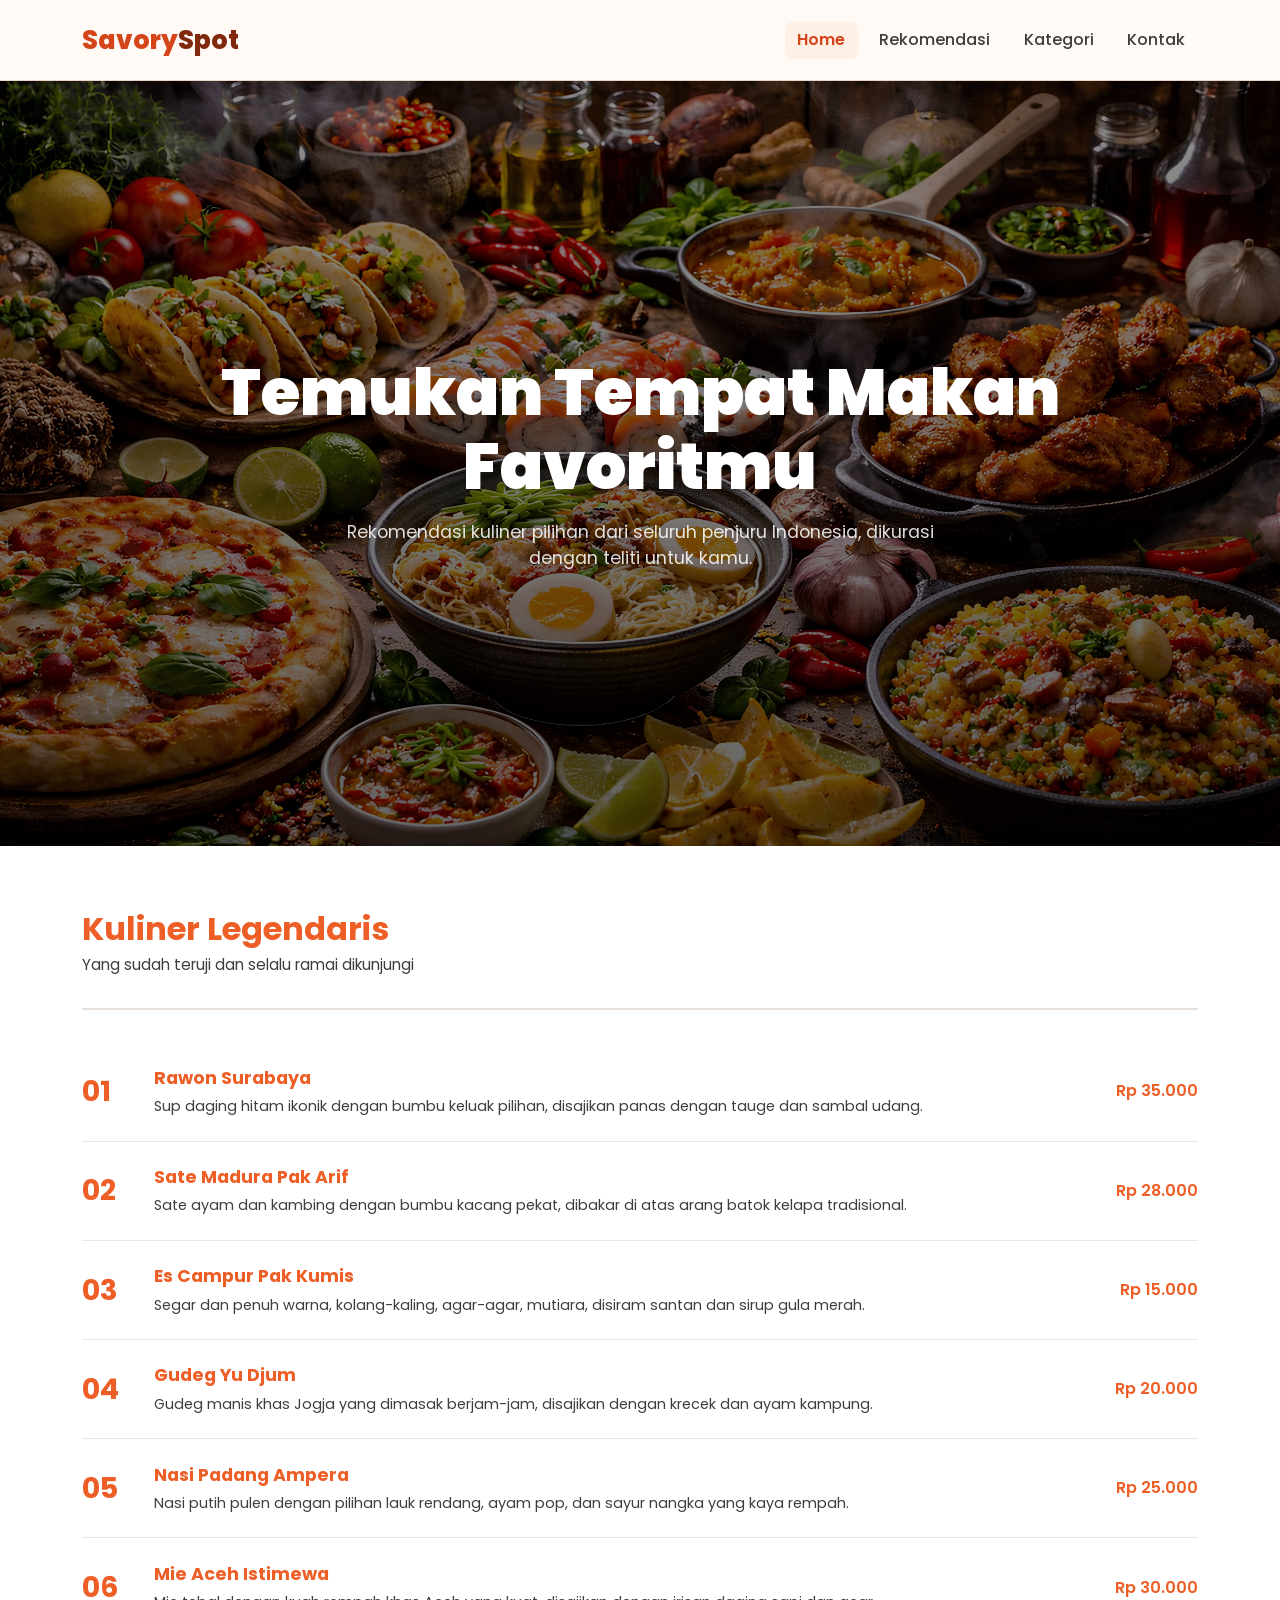
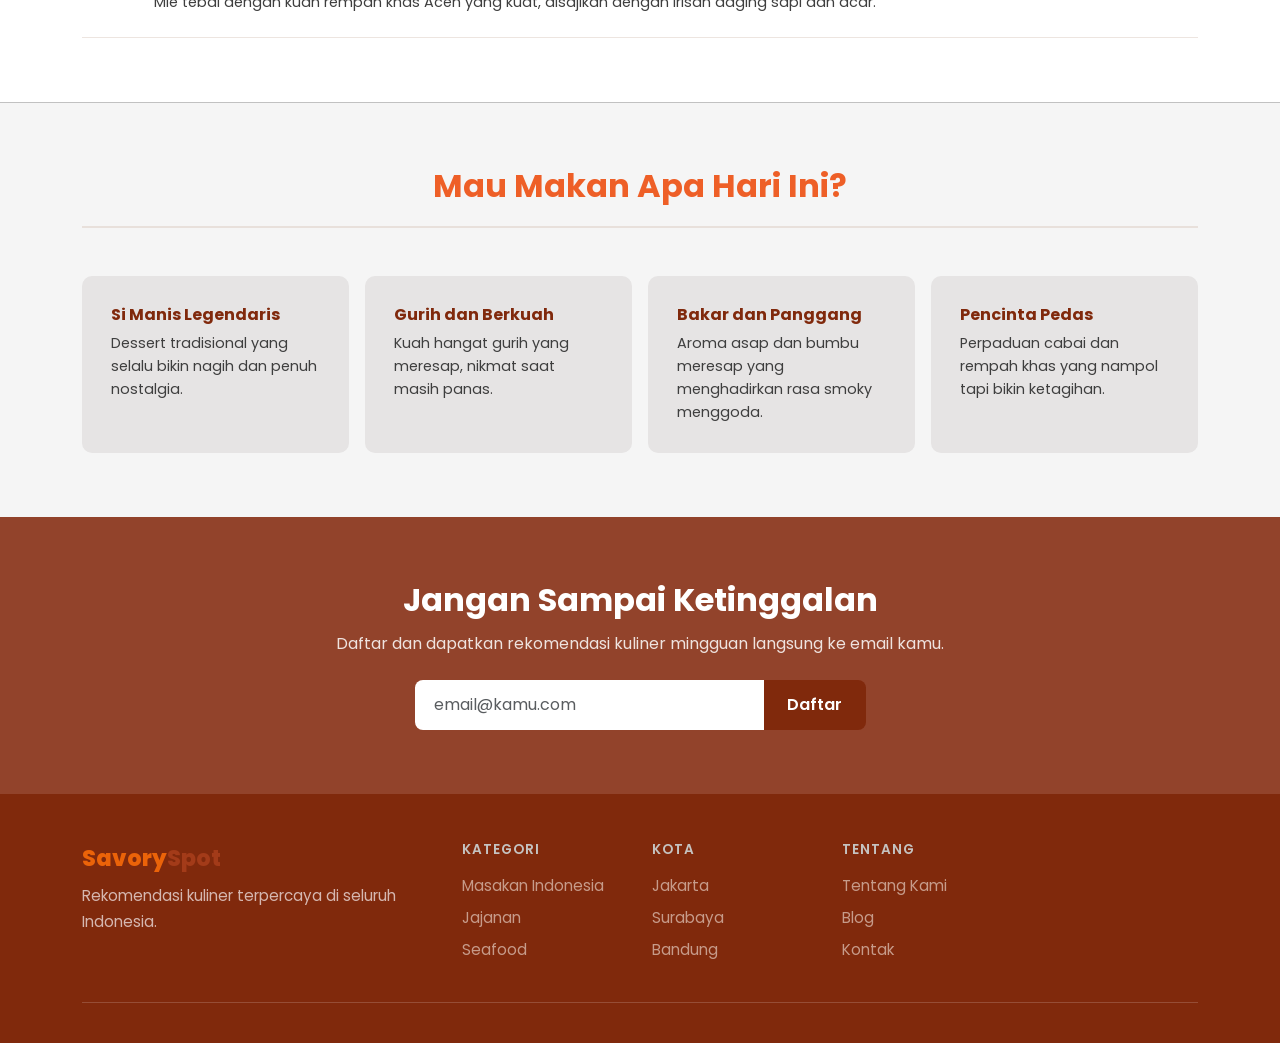
<file: index.html>
<!DOCTYPE html>
<html lang="id">
<head>
  <meta charset="UTF-8"/>
  <meta name="viewport" content="width=device-width, initial-scale=1.0"/>
  <title>SavorySpot - Rekomendasi Kuliner</title>
  <link href="https://cdnjs.cloudflare.com/ajax/libs/bootstrap/5.3.2/css/bootstrap.min.css" rel="stylesheet"/>
  <link rel="stylesheet" href="style.css"/>
</head>
<body>


  <!--NAVBAR --> 
  <nav class="navbar navbar-expand-lg sticky-top">
    <div class="container">
      <a class="navbar-brand" href="index.html">Savory<span>Spot</span></a>
      <button class="navbar-toggler" type="button" data-bs-toggle="collapse" data-bs-target="#menuNav">
        <span class="navbar-toggler-icon"></span>
      </button>
      <div class="collapse navbar-collapse justify-content-end" id="menuNav">
        <ul class="navbar-nav gap-2">
          <li class="nav-item"><a class="nav-link aktif" href="index.html">Home</a></li>
          <li class="nav-item"><a class="nav-link" href="rekomendasi.html">Rekomendasi</a></li>
          <li class="nav-item"><a class="nav-link" href="kategori.html">Kategori</a></li>
          <li class="nav-item"><a class="nav-link" href="kontak.html">Kontak</a></li>
        </ul>
      </div>
    </div>
  </nav>
</body>
<!--NAVBAR PENUTUP-->


<!-- HERO -->
  <section class="hero">
    <div class="container text-center">
      <h1 class="hero-title">Temukan Tempat Makan Favoritmu</h1>
      <p class="hero-sub">Rekomendasi kuliner pilihan dari seluruh penjuru Indonesia, dikurasi dengan teliti untuk kamu.</p>
    </div>
  </section>
  <!-- HERO PENUTUP -->



  <!-- REKOMENDASI -->
  <section class="rekomen">
    <div class="container">

      <div class="judul-seksi">
        <h2>Kuliner Legendaris</h2>
        <p class="sub">Yang sudah teruji dan selalu ramai dikunjungi</p>
      </div>

      <div class="list-makan">
        <div class="item-makan">
          <span class="item-num">01</span>
          <div>
            <p class="item-nama">Rawon Surabaya</p>
            <p class="item-desc">Sup daging hitam ikonik dengan bumbu keluak pilihan, disajikan panas dengan tauge dan sambal udang.</p>
          </div>
          <div class="item-kanan">
            <span class="item-harga">Rp 35.000</span>
          </div>
        </div>
        <div class="item-makan">
          <span class="item-num">02</span>
          <div>
            <p class="item-nama">Sate Madura Pak Arif</p>
            <p class="item-desc">Sate ayam dan kambing dengan bumbu kacang pekat, dibakar di atas arang batok kelapa tradisional.</p>
          </div>
          <div class="item-kanan">
            <span class="item-harga">Rp 28.000</span>
          </div>
        </div>
        <div class="item-makan">
          <span class="item-num">03</span>
          <div>
            <p class="item-nama">Es Campur Pak Kumis</p>
            <p class="item-desc">Segar dan penuh warna, kolang-kaling, agar-agar, mutiara, disiram santan dan sirup gula merah.</p>
          </div>
          <div class="item-kanan">
            <span class="item-harga">Rp 15.000</span>
          </div>
        </div>
        <div class="item-makan">
          <span class="item-num">04</span>
          <div>
            <p class="item-nama">Gudeg Yu Djum</p>
            <p class="item-desc">Gudeg manis khas Jogja yang dimasak berjam-jam, disajikan dengan krecek dan ayam kampung.</p>
          </div>
          <div class="item-kanan">
            <span class="item-harga">Rp 20.000</span>
          </div>
        </div>
        <div class="item-makan">
          <span class="item-num">05</span>
          <div>
            <p class="item-nama">Nasi Padang Ampera</p>
            <p class="item-desc">Nasi putih pulen dengan pilihan lauk rendang, ayam pop, dan sayur nangka yang kaya rempah.</p>
          </div>
          <div class="item-kanan">
            <span class="item-harga">Rp 25.000</span>
          </div>
        </div>
        <div class="item-makan">
          <span class="item-num">06</span>
          <div>
            <p class="item-nama">Mie Aceh Istimewa</p>
            <p class="item-desc">Mie tebal dengan kuah rempah khas Aceh yang kuat, disajikan dengan irisan daging sapi dan acar.</p>
          </div>
          <div class="item-kanan">
            <span class="item-harga">Rp 30.000</span>
          </div>
        </div>
      </div>
    </div>
  </section>
<!-- REKOMENDASI PENUTUP -->



  <!-- KATEGORI -->
  <section class="kat-rasa">
    <div class="container">
      <div class="judul-seksi text-center mb-5">
        <h2>Mau Makan Apa Hari Ini?</h2>
      </div>
      <div class="row g-3">
        <div class="col-lg-3 col-md-6">
          <div class="kartu-kat">
            <div class="kat-ikon"></div>
            <h4>Si Manis Legendaris</h4>
            <p>Dessert tradisional yang selalu bikin nagih dan penuh nostalgia.</p>
          </div>
        </div>
        <div class="col-lg-3 col-md-6">
          <div class="kartu-kat">
            <div class="kat-ikon"></div>
            <h4>Gurih dan Berkuah</h4>
            <p>Kuah hangat gurih yang meresap, nikmat saat masih panas.</p>
          </div>
        </div>
        <div class="col-lg-3 col-md-6">
          <div class="kartu-kat">
            <div class="kat-ikon"></div>
            <h4>Bakar dan Panggang</h4>
            <p>Aroma asap dan bumbu meresap yang menghadirkan rasa smoky menggoda.</p>
          </div>
        </div>
        <div class="col-lg-3 col-md-6">
          <div class="kartu-kat">
            <div class="kat-ikon"></div>
            <h4>Pencinta Pedas</h4>
            <p>Perpaduan cabai dan rempah khas yang nampol tapi bikin ketagihan.</p>
          </div>
        </div>
      </div>
    </div>
  </section>
  <!--KATEGORI PENUTUP-->



  <!-- NEWSLETTER -->
  <section class="newsletter">
    <div class="container text-center">
      <h2>Jangan Sampai Ketinggalan</h2>
      <p>Daftar dan dapatkan rekomendasi kuliner mingguan langsung ke email kamu.</p>
      <div class="row justify-content-center mt-4">
        <div class="col-md-5">
          <div class="input-group">
            <input type="email" class="form-control" id="inputEmail" placeholder="email@kamu.com"/>
            <button class="btn-daftar" onclick="daftarNewsletter()">Daftar</button>
          </div>
          <p id="pesanSukses" style="display:none;" class="pesan-sukses">✅ Berhasil didaftarkan! Terima kasih </p>
        </div>
      </div>
    </div>
  </section>
  <!-- NEWSLETTER PENUTUP -->


  
  <!-- FOOTER -->
  <footer>
    <div class="container">
      <div class="row g-4 mb-4">
        <div class="col-lg-4">
          <div class="footer-brand">Savory<span>Spot</span></div>
          <p>Rekomendasi kuliner terpercaya di seluruh Indonesia.</p>
        </div>
        <div class="col-lg-2 col-6">
          <h5>Kategori</h5>
          <ul>
            <li><a href="kategori.html#indonesia">Masakan Indonesia</a></li>
            <li><a href="kategori.html#jajanan">Jajanan</a></li>
            <li><a href="kategori.html#seafood">Seafood</a></li>
          </ul>
        </div>
        <div class="col-lg-2 col-6">
          <h5>Kota</h5>
          <ul>
            <li><a href="#">Jakarta</a></li>
            <li><a href="#">Surabaya</a></li>
            <li><a href="#">Bandung</a></li>
          </ul>
        </div>
        <div class="col-lg-2 col-6">
          <h5>Tentang</h5>
          <ul>
            <li><a href="#">Tentang Kami</a></li>
            <li><a href="#">Blog</a></li>
            <li><a href="kontak.html">Kontak</a></li>
          </ul>
        </div>
      </div>
      <hr />
     
    </div>
  </footer>
  <!-- FOOTER PENUTUP -->

  <script src="https://cdnjs.cloudflare.com/ajax/libs/bootstrap/5.3.2/js/bootstrap.bundle.min.js"></script>
  <script src="script.js"></script>
</body>
</html>
</file>
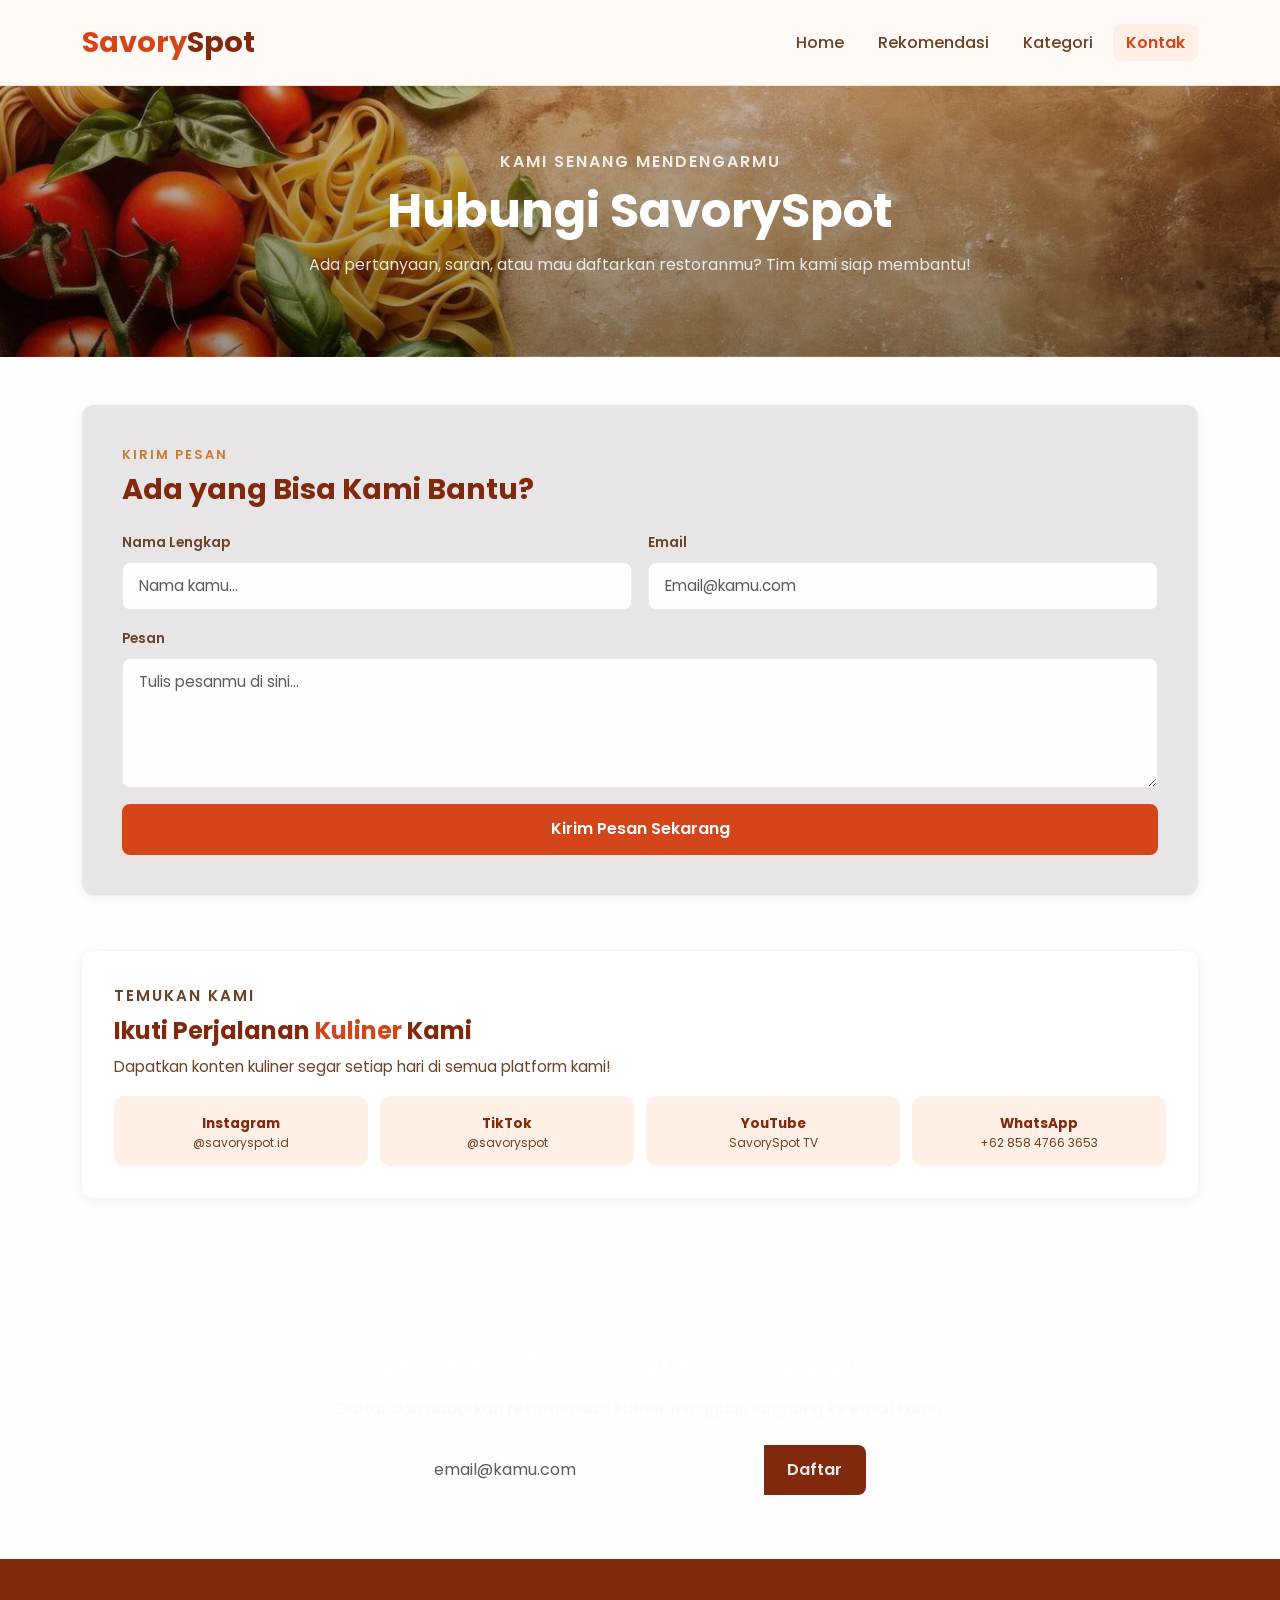
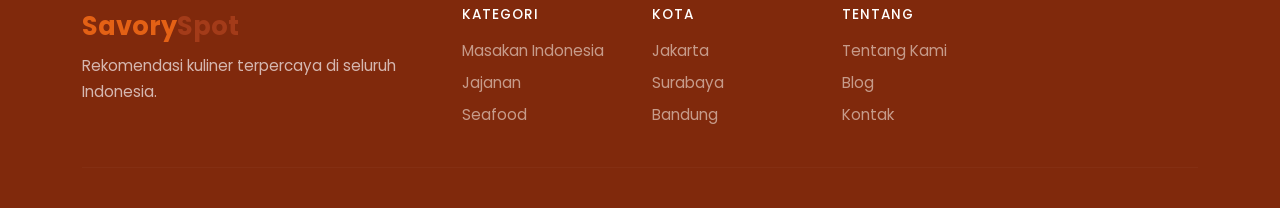
<file: kontak.html>
<!DOCTYPE html>
<html lang="id">
<head>
  <meta charset="UTF-8"/>
  <meta name="viewport" content="width=device-width, initial-scale=1.0"/>
  <title>Kontak — SavorySpot</title>
  <link href="https://cdnjs.cloudflare.com/ajax/libs/bootstrap/5.3.2/css/bootstrap.min.css" rel="stylesheet"/>
  <link href="https://fonts.googleapis.com/css2?family=Playfair+Display:ital,wght@0,700;1,700&family=Poppins:wght@400;500;600;700&display=swap" rel="stylesheet"/>
  <link rel="stylesheet" href="kontak.css"/>
</head>
<body>


  <!-- NAVBAR -->
  <nav class="navbar navbar-expand-lg sticky-top">
    <div class="container">
      <a class="navbar-brand" href="index.html">Savory<span>Spot</span></a>
      <button class="navbar-toggler" type="button" data-bs-toggle="collapse" data-bs-target="#menuNav">
        <span class="navbar-toggler-icon"></span>
      </button>
      <div class="collapse navbar-collapse justify-content-end" id="menuNav">
        <ul class="navbar-nav gap-2">
          <li class="nav-item"><a class="nav-link" href="index.html">Home</a></li>
          <li class="nav-item"><a class="nav-link" href="rekomendasi.html">Rekomendasi</a></li>
          <li class="nav-item"><a class="nav-link" href="kategori.html">Kategori</a></li>
          <li class="nav-item"><a class="nav-link aktif" href="kontak.html">Kontak</a></li>
        </ul>
      </div>
    </div>
  </nav>
  <!-- NAVBAR PENUTUP -->



  <!-- HEADER -->
  <section class="header-halaman">
    <div class="container text-center">
      <p class="label-kecil">Kami Senang Mendengarmu</p>
      <h1>Hubungi <em>SavorySpot</em></h1>
      <p>Ada pertanyaan, saran, atau mau daftarkan restoranmu? Tim kami siap membantu!</p>
    </div>
  </section>
  <!-- HEADER PENUTUP -->



  <!-- FORM + SIDEBAR -->
  <section class="seksi-form">
    <div class="container">
      <div class="row g-4">

        <!-- FORM -->
        <div class="col-12">
          <div class="kotak-form">
            <p class="label-kecil">Kirim Pesan</p>
            <h2>Ada yang Bisa Kami Bantu?</h2>

            <div class="row g-3 mt-2">
              <div class="col-md-6">
                <label class="form-label">Nama Lengkap</label>
                <input type="text" class="form-control" id="inputNama" placeholder="Nama kamu..."/>
              </div>
              <div class="col-md-6">
                <label class="form-label">Email</label>
                <input type="email" class="form-control" id="inputEmail" placeholder="Email@kamu.com"/>
              </div>
              <div class="col-12">
                <label class="form-label">Pesan</label>
                <textarea class="form-control" id="inputPesan" rows="2" placeholder="Tulis pesanmu di sini..."></textarea>
              </div>
              <div class="col-12">
                <button class="tombol-kirim w-100" onclick="kirimPesan()">
                  Kirim Pesan Sekarang
                </button>
                <div id="pesanSukses" class="alert-sukses" style="display:none;">
                  ✅ Pesan berhasil terkirim! Kami akan membalas dalam 24 jam 
                </div>
              </div>
            </div>
          </div>
        </div>
        <!-- FORM PENUTUP -->



        <!-- SIDEBAR SOSMED FULL WIDTH -->
        <div class="col-12">
          <div class="kotak-samping">
            <p class="label-kecil">Temukan Kami</p>
            <h3>Ikuti Perjalanan <em>Kuliner</em> Kami</h3>
            <p>Dapatkan konten kuliner segar setiap hari di semua platform kami!</p>

            <div class="sosmed-grid">
              <a href="https://www.instagram.com/savoryspot.id/" class="kotak-sosmed"><div class="sosmed-nama">Instagram</div><div class="sosmed-akun">@savoryspot.id</div></a>
              <a href="https://www.tiktok.com/@savoryspot" class="kotak-sosmed"><div class="sosmed-nama">TikTok</div><div class="sosmed-akun">@savoryspot</div></a>
              <a href="https://www.youtube.com/c/SavorySpotTV" class="kotak-sosmed"><div class="sosmed-nama">YouTube</div><div class="sosmed-akun">SavorySpot TV</div></a>
              <a href="https://wa.me/6285847663653" class="kotak-sosmed"><div class="sosmed-nama">WhatsApp</div><div class="sosmed-akun">+62 858 4766 3653</div></a>
            </div>
          </div>
        </div>
      </div>
    </div>
  </section>
</body>
<!-- FORM + SIDEBAR PENUTUP -->



  <!-- NEWSLETTER -->
  <section class="newsletter">
    <div class="container text-center">
      <h2>Jangan Sampai Ketinggalan</h2>
      <p>Daftar dan dapatkan rekomendasi kuliner mingguan langsung ke email kamu.</p>
      <div class="row justify-content-center mt-4">
        <div class="col-md-5">
          <div class="input-group">
            <input type="email" class="form-control" id="inputEmailNewsletter" placeholder="email@kamu.com"/>
            <button class="btn-daftar" onclick="daftarNewsletter()">Daftar</button>
          </div>
          <p id="pesanSuksesNewsletter" style="display:none;" class="pesan-sukses">✅ Berhasil didaftarkan! Terima kasih 🌸</p>
        </div>
      </div>
    </div>
  </section>
<!-- NEWSLETTER PENUTUP -->


  <!-- FOOTER -->
    <footer>
    <div class="container">
      <div class="row g-4 mb-4">
        <div class="col-lg-4">
          <div class="footer-brand">Savory<span>Spot</span></div>
          <p>Rekomendasi kuliner terpercaya di seluruh Indonesia.</p>
        </div>
        <div class="col-lg-2 col-6">
          <h5>Kategori</h5>
          <ul>
            <li><a href="kategori.html#indonesia">Masakan Indonesia</a></li>
            <li><a href="kategori.html#jajanan">Jajanan</a></li>
            <li><a href="kategori.html#seafood">Seafood</a></li>
          </ul>
        </div>
        <div class="col-lg-2 col-6">
          <h5>Kota</h5>
          <ul>
            <li><a href="#">Jakarta</a></li>
            <li><a href="#">Surabaya</a></li>
            <li><a href="#">Bandung</a></li>
          </ul>
        </div>
        <div class="col-lg-2 col-6">
          <h5>Tentang</h5>
          <ul>
            <li><a href="#">Tentang Kami</a></li>
            <li><a href="#">Blog</a></li>
            <li><a href="kontak.html">Kontak</a></li>
          </ul>
        </div>
      </div>
      <hr />

    </div>
  </footer>
<!-- FOOTER PENUTUP -->


  <script src="script.js"></script>
</body>
</html>
</file>
<file: style.css>
@import url('https://fonts.googleapis.com/css2?family=Poppins:wght@400;500;600;700;800;900&display=swap');

:root {
  --pink: #D4451A;
  --pink-gelap: #80290c;
  --pink-muda: #FFF0E6;
  --putih: #FFFAF5;
  --teks: #ee5f27;
  --teks-abu: #3e3e3e;
  --bg: #FFF8F2;
}

* { margin: 0; padding: 0; box-sizing: border-box; }

body {
  font-family: 'Poppins', sans-serif;
  background: var(--bg);
  color: var(--teks);
  font-size: 16px;
}

/* NAVBAR */
.navbar {
  background: var(--putih) !important;
  border-bottom: 1px solid #e8d5c8;
  padding: 1rem 0;
}
.navbar-brand {
  font-family: 'Poppins', sans-serif;
  font-size: 1.6rem;
  font-weight: 800;
  color: var(--pink) !important;
  text-decoration: none;
}
.navbar-brand span { color: var(--pink-gelap); }
.nav-link {
  color: var(--teks-abu) !important;
  font-weight: 500;
  font-size: 1rem;
  padding: 0.4rem 0.8rem !important;
  border-radius: 8px;
  transition: all 0.2s;
}
.nav-link:hover, .nav-link.aktif {
  color: var(--pink) !important;
  font-weight: 600;
  background: var(--pink-muda);
}

/* HERO */
.hero {
  background: linear-gradient(rgba(0,0,0,0.45), rgba(0,0,0,0.6)), url('bennerkuliner.jpg') center/cover no-repeat;
  min-height: 85vh;
  color: #fff;
  display: flex;
  align-items: center;
  justify-content: center;
  text-align: center;
}
.hero h1 {
  font-family: 'Poppins', sans-serif;
  font-size: clamp(2.2rem, 5vw, 4rem);
  font-weight: 900;
  line-height: 1.15;
  margin-bottom: 1rem;
  color: #fff;
}
.hero p {
  font-size: 1.1rem;
  color: rgba(255,255,255,0.85);
  font-weight: 400;
  max-width: 600px;
  margin: 0 auto;
}

/* REKOMENDASI */
.rekomen {
  padding: 4rem 0;
  background: #fff;
}
.judul-seksi {
  margin-bottom: 2rem;
  border-bottom: 2px solid #e8e0db;
  padding-bottom: 1rem;
}
.judul-seksi h2 {
  font-family: 'Poppins', sans-serif;
  font-size: clamp(1.4rem, 3vw, 2rem);
  font-weight: 700;
  margin-bottom: 0.3rem;
}
.judul-seksi p {
  color: var(--teks-abu);
  font-size: 0.95rem;
  font-weight: 400;
}

.list-makan { display: flex; flex-direction: column; }
.item-makan {
  display: grid;
  grid-template-columns: 48px 1fr auto;
  align-items: center;
  gap: 1.5rem;
  padding: 1.4rem 0;
  border-bottom: 1px solid #ede5e0;
}

.item-num {
  font-size: 1.8rem;
  font-weight: 700;
  line-height: 1;
 
}
.item-nama {
  font-size: 1.1rem;
  font-weight: 700;
  color: var(--teks);
  margin: 0 0 4px;
}
.item-desc {
  font-size: 0.9rem;
  color: var(--teks-abu);
  font-weight: 400;
  margin: 0;
  line-height: 1.6;
}
.item-harga {
  font-size: 1rem;
  font-weight: 600;
  color: var(--teks);
}

/* KATEGORI */
.kat-rasa {
  background: #f5f5f5;
  padding: 4rem 0;
  border-top: 1px solid #c1c1c1;
}
.kartu-kat {
  background: #e6e4e4;
  border-radius: 10px;
  padding: 1.8rem;
  height: 100%;
  transition: transform 0.2s;
}
.kartu-kat:hover { transform: translateY(-3px); }
.kartu-kat h4 {
  font-family: 'Poppins', sans-serif;
  font-size: 1rem;
  font-weight: 700;
  color: var(--pink-gelap);
  margin-bottom: 0.5rem;
}
.kartu-kat p {
  font-size: 0.9rem;
  color: var(--teks-abu);
  font-weight: 400;
  line-height: 1.6;
  margin: 0;
}

/* NEWSLETTER */
.newsletter {
  background:  #92432b;
  padding: 4rem 0;
  color: white;
}
.newsletter h2 {
  font-family: 'Poppins', sans-serif;
  font-size: clamp(1.4rem, 3vw, 2rem);
  font-weight: 700;
  margin-bottom: 0.8rem;
}
.newsletter p {
  font-size: 1rem;
  font-weight: 400;
  color: rgba(255,255,255,0.85);
}
.newsletter .form-control {
  border-radius: 8px 0 0 8px !important;
  padding: 0.8rem 1.2rem !important;
  border: none !important;
  font-size: 1rem;
}
.btn-daftar {
  background: var(--pink-gelap);
  color: white;
  border: none;
  padding: 0.8rem 1.5rem;
  border-radius: 0 8px 8px 0;
  font-weight: 600;
  font-size: 1rem;
  cursor: pointer;
  transition: background 0.2s;
}
.btn-daftar:hover { background: #2a0d04; }
.pesan-sukses {
  color: white;
  margin-top: 0.8rem;
  font-size: 0.95rem;
  font-weight: 400;
}

/* FOOTER */
footer {
  background: var(--pink-gelap);
  color: rgba(250,243,246,0.7);
  padding: 3rem 0 1.5rem;
}
.footer-brand {
  font-family: 'Poppins', sans-serif;
  font-size: 1.4rem;
  font-weight: 800;
  color:  #eb6309;
  margin-bottom: 0.5rem;
}
.footer-brand span { color:#a33b19 }
footer p { font-size: 0.95rem; font-weight: 400; line-height: 1.7; }
footer h5 {
  color: #c5c3c1;
  font-size: 0.85rem;
  font-weight: 600;
  letter-spacing: 1px;
  text-transform: uppercase;
  margin-bottom: 1rem;
}
footer ul { list-style: none; padding: 0; }
footer ul li { margin-bottom: 0.5rem; }
footer ul a {
  color: rgba(245,232,224,0.6);
  font-size: 0.95rem;
  font-weight: 400;
  text-decoration: none;
  transition: color 0.2s;
}
</file>
<file: kontak.css>
@import url('https://fonts.googleapis.com/css2?family=Playfair+Display:ital,wght@0,700;1,700&family=Poppins:wght@400;500;600;700&display=swap');

:root {
  --pink: #D4451A;
  --pink-gelap:#80290c;
  --pink-muda: #FFF0E6;
  --pink-soft: #FFDAC1;
  --putih: #FFFAF5;
  --teks: #2C1810;
  --teks-abu: #6B4226;
  --bg: #fefefe;
}

* {
  margin: 0;
  padding: 0;
  box-sizing: border-box;
}


body {
  font-family: 'Poppins', sans-serif;
  background: var(--bg);
  color: var(--teks);
  font-size: 16px;
}

/*NAVBAR */
.navbar {
  background: var(--putih) !important;
  border-bottom: 1px solid #f0e0d6;
  padding: 1rem 0;
}

.navbar-brand {
  font-family: 'Poppins', sans-serif;
  font-size: 1.8rem;
  font-weight: 700;
  color: var(--pink) !important;
  text-decoration: none;
}

.navbar-brand span {
  color: var(--pink-gelap);
}

.nav-link {
  color: var(--teks-abu) !important;
  font-weight: 500;
  font-size: 1rem;
  padding: 0.4rem 0.8rem !important;
  border-radius: 8px;
  transition: all 0.2s;
}

.nav-link:hover,
.nav-link.aktif {
  color: var(--pink) !important;
  font-weight: 600;
  background: var(--pink-muda);
}


/*FORM + SIDEBAR*/
.seksi-form {
  padding: 3rem 0 5rem;
}
/*HEADER*/
.header-halaman {
  background: linear-gradient(#4a1a0a4f, #01010167), url('bg1.jpg');
  background-position: center;
  background-size: cover;
  padding: 4rem 2rem;
  color: rgb(255, 255, 255);
}

.label-kecil {
  font-size: 0.8rem;
  letter-spacing: 2px;
  text-transform: uppercase;
  color: #c7792b;
  font-weight: 600;
  margin-bottom: 0.5rem;
}

.header-halaman h1 {
  font-family: 'Poppins', sans-serif;
  font-size: clamp(2rem, 5vw, 3rem);
  font-weight: 700;
  margin-bottom: 0.8rem;
}


.header-halaman h1 em {
  font-style: normal !important;  
  font-weight: inherit !important; 
  
}

.header-halaman p {
  font-size: 1rem;
  color: rgba(255, 255, 255, 0.85);
}
.kotak-form {
  background: rgb(231, 229, 229);
  border-radius: 12px;
  padding: 2.5rem;
  border: none;
  box-shadow: 0 2px 12px rgba(0,0,0,0.07);
}

.kotak-form h2 {
  font-family: 'Poppins', sans-serif, serif;
  font-size: 1.8rem;
  font-weight: 700;
  color: var(--pink-gelap);
  margin-bottom: 0.3rem;
}


/*FORM CONTROLS*/
.form-control,
.form-select {
  border: 1.5px solid #eceae9 !important;
  border-radius: 8px !important;
  padding: 0.75rem 1rem !important;
  font-family: 'Poppins', sans-serif;
  background: var(--bg);
  font-size: 0.95rem;
  transition: all 0.2s;
}

.form-control:focus,
.form-select:focus {
  border-color: var(--pink) !important;
  box-shadow: 0 0 0 3px rgba(212, 69, 26, 0.12) !important;
  background: #fff;
}

.form-label {
  font-size: 0.85rem;
  font-weight: 600;
  color: var(--teks-abu);
}

.form-check-input:checked {
  background-color: var(--pink);
  border-color: var(--pink);
}

textarea.form-control {
  min-height: 130px;
  resize: vertical;
}


/* TOMBOL KIRIM*/
.tombol-kirim {
  background: var(--pink);
  color: #fff;
  border: none;
  border-radius: 8px;
  padding: 0.85rem 2rem;
  font-weight: 600;
  font-size: 1rem;
  cursor: pointer;
  font-family: 'Poppins', sans-serif;
  transition: all 0.2s;
}

.tombol-kirim:hover {
  background: var(--pink-gelap);
  transform: translateY(-2px);
  box-shadow: 0 10px 30px rgba(212, 69, 26, 0.3);
}


/*ALERT SUKSES*/
.alert-sukses {
  background: linear-gradient(135deg, #10b981, #059669);
  color: #fff;
  border-radius: 8px;
  padding: 1rem 1.5rem;
  margin-top: 1rem;
  font-weight: 600;
  font-size: 0.92rem;
}

/*SIDEBAR */
.kotak-samping {
  background: white;
  border-radius: 12px;
  padding: 2rem;
  border: none;
  box-shadow: 0 2px 12px rgba(0,0,0,0.07);
  margin-top: 2rem;
}

.kotak-samping h3 {
  font-family: 'Poppins', sans-serif serif;
  font-size: 1.5rem;
  font-weight: 700;
  color: var(--pink-gelap);
  margin-bottom: 0.5rem;
}

.kotak-samping h3 em {
  color: var(--pink);
  font-style: normal;
  font-weight: 700;
}

.kotak-samping > p {
  font-size: 0.95rem;
  color: var(--teks-abu);
  line-height: 1.7;
}



/*SOSMED*/
.sosmed-grid {
  display: flex;
  flex-direction: row;
  gap: 0.75rem;
  margin-top: 1rem;
  flex-wrap: nowrap;
}

.kotak-sosmed {
  display: flex;
  flex-direction: column;
  align-items: center;
  justify-content: center;
  background: var(--pink-muda);
  border: none;
  border-radius: 10px;
  padding: 0.85rem 0.5rem;
  text-align: center;
  text-decoration: none;
  transition: all 0.2s;
  cursor: pointer;
  flex: 1;
}

.kotak-sosmed:hover {
  background: var(--pink);
  transform: translateY(-3px);
  box-shadow: 0 8px 20px rgba(159, 105, 88, 0.2);
}

.kotak-sosmed:hover .sosmed-nama,
.kotak-sosmed:hover .sosmed-akun {
  color: #fff;
}

.sosmed-nama {
  font-size: 0.85rem;
  font-weight: 700;
  color: var(--pink-gelap);
  margin-top: 0.3rem;
}

.sosmed-akun {
  font-size: 0.75rem;
  color: var(--teks-abu);
}



/* NEWSLETTER */
.newsletter {
  background: linear-gradient(135deg, #92432b);
  padding: 4rem 0;
  color: white;
}

.newsletter h2 {
  font-family: 'Poppins', sans-serif, serif;
  font-size: clamp(1.6rem, 3vw, 2.2rem);
  font-weight: 700;
  margin-bottom: 0.8rem;
}

.newsletter p {
  font-size: 1rem;
  color: rgba(250, 248, 248, 0.85);
}

.newsletter .form-control {
  border-radius: 8px 0 0 8px !important;
  padding: 0.8rem 1.2rem !important;
  border: none !important;
  font-size: 1rem;
}

.btn-daftar {
  background: var(--pink-gelap);
  color: rgb(252, 235, 235);
  border: none;
  padding: 0.8rem 1.5rem;
  border-radius: 0 8px 8px 0;
  font-weight: 600;
  font-size: 1rem;
  cursor: pointer;
  transition: background 0.2s;
}

.btn-daftar:hover { background: #2a0d04; }

.pesan-sukses {
  color: white;
  margin-top: 0.8rem;
  font-size: 0.95rem;
}



/* FOOTER */
footer {
  background: var(--pink-gelap);
  color: rgba(250,243,246,0.7);
  padding: 3rem 0 1.5rem;
}
.footer-brand {
  font-family: 'Poppins', sans-serif;
  font-size: 1.6rem;
  font-weight: 700;
  color: rgb(228, 97, 21);
  margin-bottom: 0.5rem;
}

.footer-brand span { 
  color: #a33b19; 
}
footer p {
   font-size: 0.95rem; line-height: 1.7;
}
footer h5 {
  color: rgb(255, 255, 255);
  font-size: 0.85rem;
  letter-spacing: 1px;
  text-transform: uppercase;
  margin-bottom: 1rem;
}

footer ul { 
  list-style: none; padding: 0;
}

footer ul li {
   margin-bottom: 0.5rem; 
  }
footer ul a {
  color: rgba(245,232,224,0.6);
  font-size: 0.95rem;
  text-decoration: none;
  transition: color 0.2s;
}
footer ul a:hover { color: #733d19; }

footer hr { border-color: rgba(255,255,255,0.1); }

footer h5 {
  font-size: 0.85rem;
  letter-spacing: 1px;
  text-transform: uppercase;
  margin-bottom: 1rem;
}
footer ul { 
  list-style: none; padding: 0;
 }
footer ul li {
   margin-bottom: 0.5rem; 
  }
footer ul a {
  color: rgba(245,232,224,0.6);
  font-size: 0.95rem;
  text-decoration: none;
  transition: color 0.2s;
}
footer ul a:hover { 
  color: #E8A87C; 
}
footer hr { 
  border-color: rgba(255,255,255,0.1); 
}
</file>
